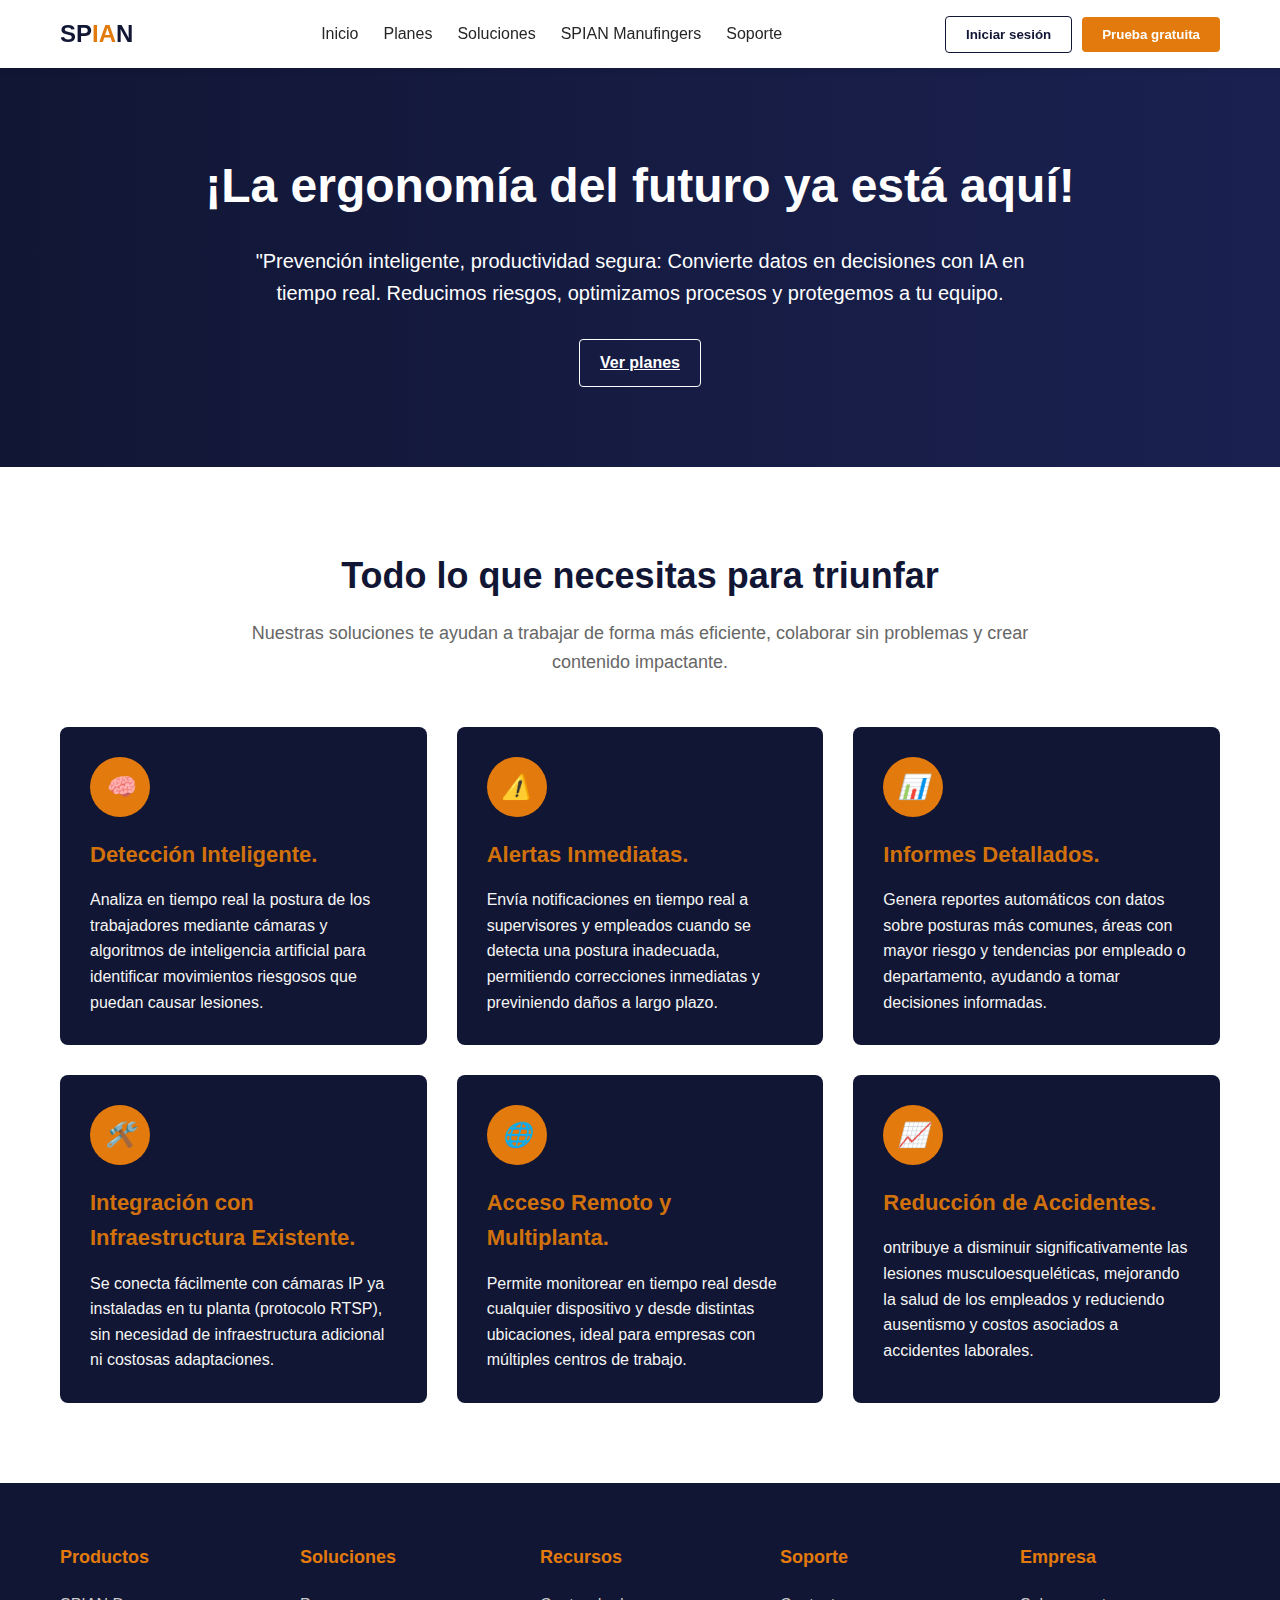
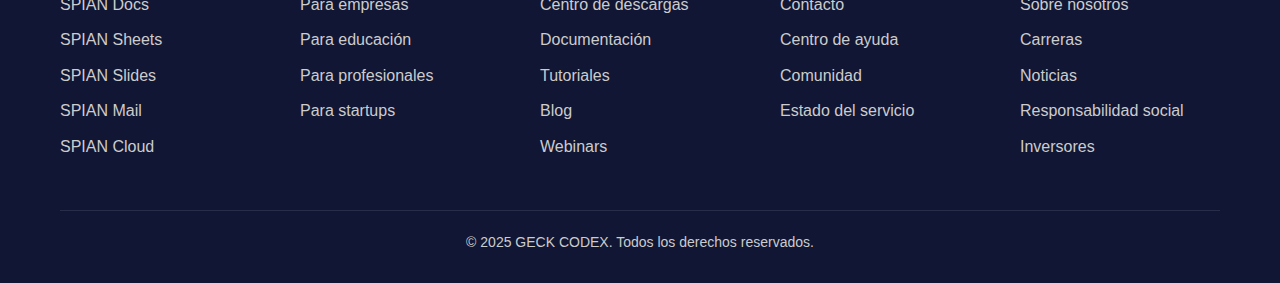
<file: index.html>
<html lang="es">
<head>
    <meta charset="UTF-8">
    <meta name="viewport" content="width=device-width, initial-scale=1.0">
    <link rel="stylesheet" href="index.css">
    <title>SPIAN</title>
    
</head>
<body>
    <!-- Header y navegación -->
    <header>
        <div class="nav-container">
            <div class="logo">SP<span>IA</span>N</div>
            <nav class="main-nav">
                <ul>
                    <li><a href="index.html">Inicio</a></li>
                    <li><a href="Planes.html">Planes</a></li>
                    <li><a href="Soluciones.html">Soluciones</a></li>
                    <li><a href="Spian2.html">SPIAN Manufingers</a></li>
                    <li><a href="Soporte.html">Soporte</a></li>
                </ul>
            </nav>
            <div class="buttons">
                <button class="btn btn-secondary">Iniciar sesión</button>
                <button class="btn btn-primary">Prueba gratuita</button>
            </div>
        </div>
    </header>

    <!-- Hero Section -->
    <section class="hero">
        <div class="hero-container">
            <h1>¡La ergonomía del futuro ya está aquí!</h1>
            <p>"Prevención inteligente, productividad segura: Convierte datos en decisiones con IA en tiempo real. Reducimos riesgos, optimizamos procesos y protegemos a tu equipo.</p>
            <div class="hero-buttons">
                <a class="btn btn-secondary" href="Planes.html" style="background: transparent; border-color: white; color: white;">Ver planes</a>
            </div>
        </div>
    </section>

    <!-- Features Section -->
    <section class="features">
        <div class="section-title">
            <h2>Todo lo que necesitas para triunfar</h2>
            <p>Nuestras soluciones te ayudan a trabajar de forma más eficiente, colaborar sin problemas y crear contenido impactante.</p>
        </div>
        <div class="features-container">
            <div class="feature-card">
                <div class="feature-icon">
                    <i>🧠</i>
                </div>
                <h3>Detección Inteligente.</h3>
                <p>Analiza en tiempo real la postura de los trabajadores mediante cámaras y algoritmos de inteligencia artificial para identificar movimientos riesgosos que puedan causar lesiones.</p>
            </div>
            <div class="feature-card">
                <div class="feature-icon">
                    <i>⚠️</i>
                </div>
                <h3>Alertas Inmediatas.</h3>
                <p>Envía notificaciones en tiempo real a supervisores y empleados cuando se detecta una postura inadecuada, permitiendo correcciones inmediatas y previniendo daños a largo plazo.</p>
            </div>
            <div class="feature-card">
                <div class="feature-icon">
                    <i>📊</i>
                </div>
                <h3>Informes Detallados.</h3>
                <p>Genera reportes automáticos con datos sobre posturas más comunes, áreas con mayor riesgo y tendencias por empleado o departamento, ayudando a tomar decisiones informadas.</p>
            </div>
            <div class="feature-card">
                <div class="feature-icon">
                    <i>🛠️</i>
                </div>
                <h3>Integración con Infraestructura Existente.</h3>
                <p>Se conecta fácilmente con cámaras IP ya instaladas en tu planta (protocolo RTSP), sin necesidad de infraestructura adicional ni costosas adaptaciones.</p>
            </div>
            <div class="feature-card">
                <div class="feature-icon">
                    <i>🌐</i>
                </div>
                <h3>Acceso Remoto y Multiplanta.</h3>
                <p>Permite monitorear en tiempo real desde cualquier dispositivo y desde distintas ubicaciones, ideal para empresas con múltiples centros de trabajo.</p>
            </div>
            <div class="feature-card">
                <div class="feature-icon">
                    <i>📈</i>
                </div>
                <h3>Reducción de Accidentes.</h3>
                <p>ontribuye a disminuir significativamente las lesiones musculoesqueléticas, mejorando la salud de los empleados y reduciendo ausentismo y costos asociados a accidentes laborales.</p>
            </div>
        </div>
    </section>


    <!-- Footer -->
    <footer>
        <div class="footer-container">
            <div class="footer-grid">
                <div class="footer-column">
                    <h3>Productos</h3>
                    <ul class="footer-links">
                        <li><a href="#">SPIAN Docs</a></li>
                        <li><a href="#">SPIAN Sheets</a></li>
                        <li><a href="#">SPIAN Slides</a></li>
                        <li><a href="#">SPIAN Mail</a></li>
                        <li><a href="#">SPIAN Cloud</a></li>
                    </ul>
                </div>
                <div class="footer-column">
                    <h3>Soluciones</h3>
                    <ul class="footer-links">
                        <li><a href="#">Para empresas</a></li>
                        <li><a href="#">Para educación</a></li>
                        <li><a href="#">Para profesionales</a></li>
                        <li><a href="#">Para startups</a></li>
                    </ul>
                </div>
                <div class="footer-column">
                    <h3>Recursos</h3>
                    <ul class="footer-links">
                        <li><a href="#">Centro de descargas</a></li>
                        <li><a href="#">Documentación</a></li>
                        <li><a href="#">Tutoriales</a></li>
                        <li><a href="#">Blog</a></li>
                        <li><a href="#">Webinars</a></li>
                    </ul>
                </div>
                <div class="footer-column">
                    <h3>Soporte</h3>
                    <ul class="footer-links">
                        <li><a href="#">Contacto</a></li>
                        <li><a href="#">Centro de ayuda</a></li>
                        <li><a href="#">Comunidad</a></li>
                        <li><a href="#">Estado del servicio</a></li>
                    </ul>
                </div>
                <div class="footer-column">
                    <h3>Empresa</h3>
                    <ul class="footer-links">
                        <li><a href="#">Sobre nosotros</a></li>
                        <li><a href="#">Carreras</a></li>
                        <li><a href="#">Noticias</a></li>
                        <li><a href="#">Responsabilidad social</a></li>
                        <li><a href="#">Inversores</a></li>
                    </ul>
                </div>
            </div>
            <div class="footer-bottom">
                <p>&copy; 2025 GECK CODEX. Todos los derechos reservados.</p>
            </div>
        </div>
    </footer>
</body>
</html>
</file>
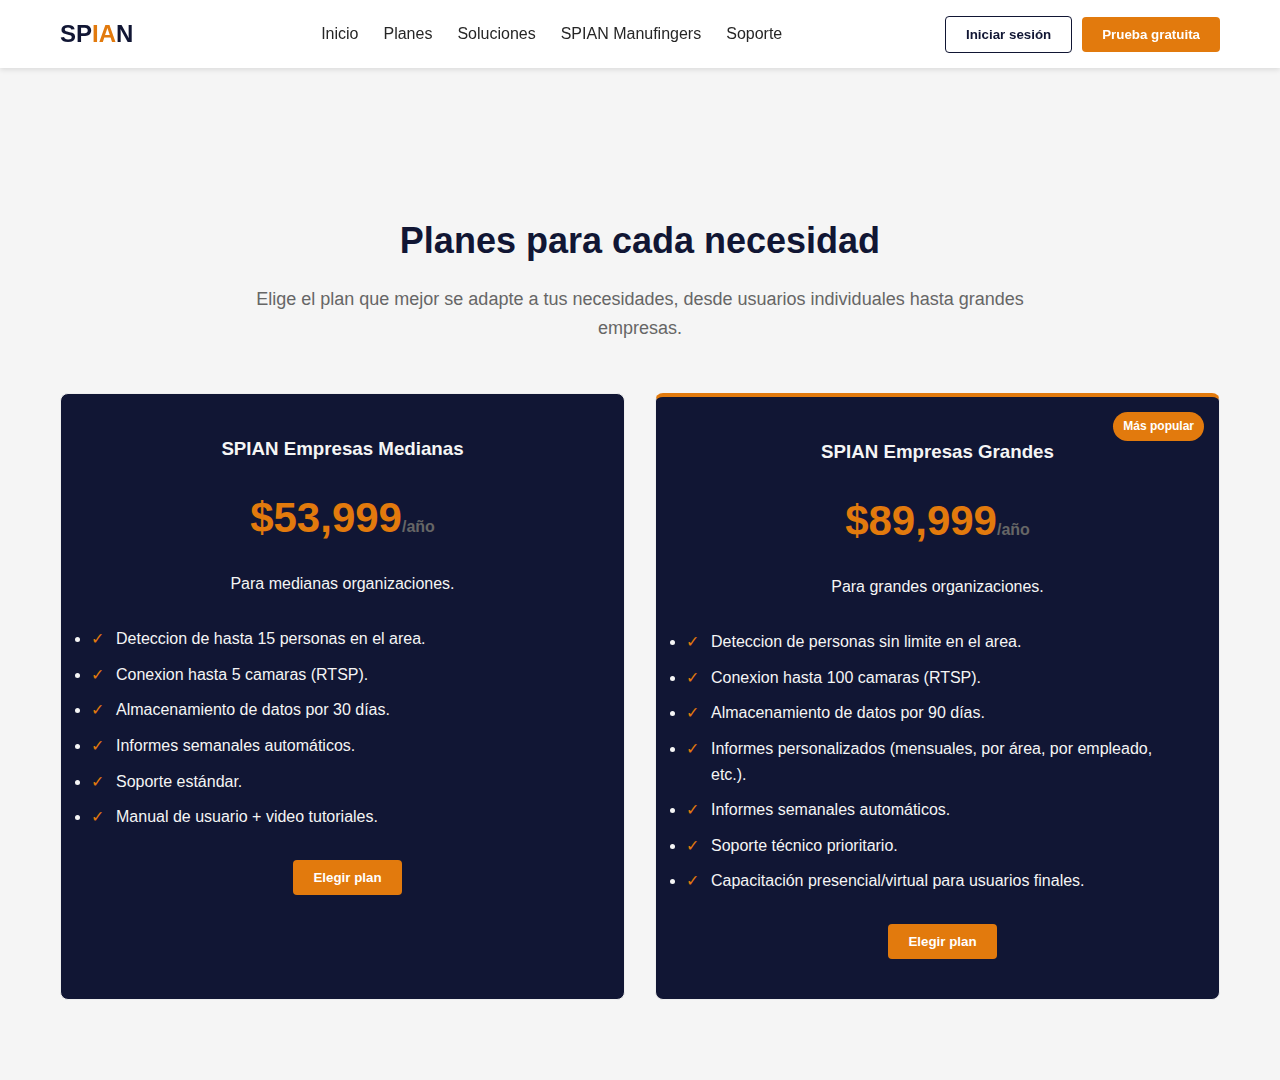
<file: Planes.html>
<html lang="es">
<head>
    <meta charset="UTF-8">
    <meta name="viewport" content="width=device-width, initial-scale=1.0">
    <link rel="stylesheet" href="planes.css">
    <title>SPIAN</title>
    
</head>
<body>
    <!-- Header y navegación -->
    <header>
        <div class="nav-container">
            <div class="logo">SP<span>IA</span>N</div>
            <nav class="main-nav">
                <ul>
                    <li><a href="index.html">Inicio</a></li>
                    <li><a href="Planes.html">Planes</a></li>
                    <li><a href="#">Soluciones</a></li>
                    <li><a href="Spian2.html">SPIAN Manufingers</a></li>
                    <li><a href="Soporte.html">Soporte</a></li>
                </ul>
            </nav>
            <div class="buttons">
                <button class="btn btn-secondary">Iniciar sesión</button>
                <button class="btn btn-primary">Prueba gratuita</button>
            </div>
        </div>
    </header>

    <div id="contenido">
        <h2>Contenido</h2>
        <p>Este es el contenido de la pagina principal</p>
    </div>
    <!-- Plans Section -->
    <section class="plans">
        <div class="section-title">
            <h2>Planes para cada necesidad</h2>
            <p>Elige el plan que mejor se adapte a tus necesidades, desde usuarios individuales hasta grandes empresas.</p>
        </div>
        <div class="plans-container">
            
            <div class="plan-card">
                <h3>SPIAN Empresas Medianas</h3>
                <div class="plan-price">
                    $53,999<span>/año</span>
                </div>
                <p>Para medianas organizaciones.</p>
                <ul class="plan-features">
                    <li>Deteccion de hasta 15 personas en el area.</li>
                    <li>Conexion hasta 5 camaras (RTSP).</li>
                    <li>Almacenamiento de datos por 30 días.</li>
                    <li>Informes semanales automáticos.</li>
                    <li>Soporte estándar.</li>
                    <li>Manual de usuario + video tutoriales.</li>
                </ul>
                <button class="btn btn-primary">Elegir plan</button>
            </div>


            <div class="plan-card popular">
                <div class="popular-tag">Más popular</div>
                <h3>SPIAN Empresas Grandes</h3>
                <div class="plan-price">
                    $89,999<span>/año</span>
                </div>
                <p>Para grandes organizaciones.</p>
                <ul class="plan-features">
                    <li>Deteccion de personas sin limite en el area.</li>
                    <li>Conexion hasta 100 camaras (RTSP).</li>
                    <li>Almacenamiento de datos por 90 días.</li>
                    <li>Informes personalizados (mensuales, por área, por empleado, etc.).</li>
                    <li>Informes semanales automáticos.</li>
                    <li>Soporte técnico prioritario.</li>
                    <li>Capacitación presencial/virtual para usuarios finales.</li>
                </ul>
                <button class="btn btn-primary">Elegir plan</button>
            </div>



            
        </div>
    </section>
</body>
</html>
</file>
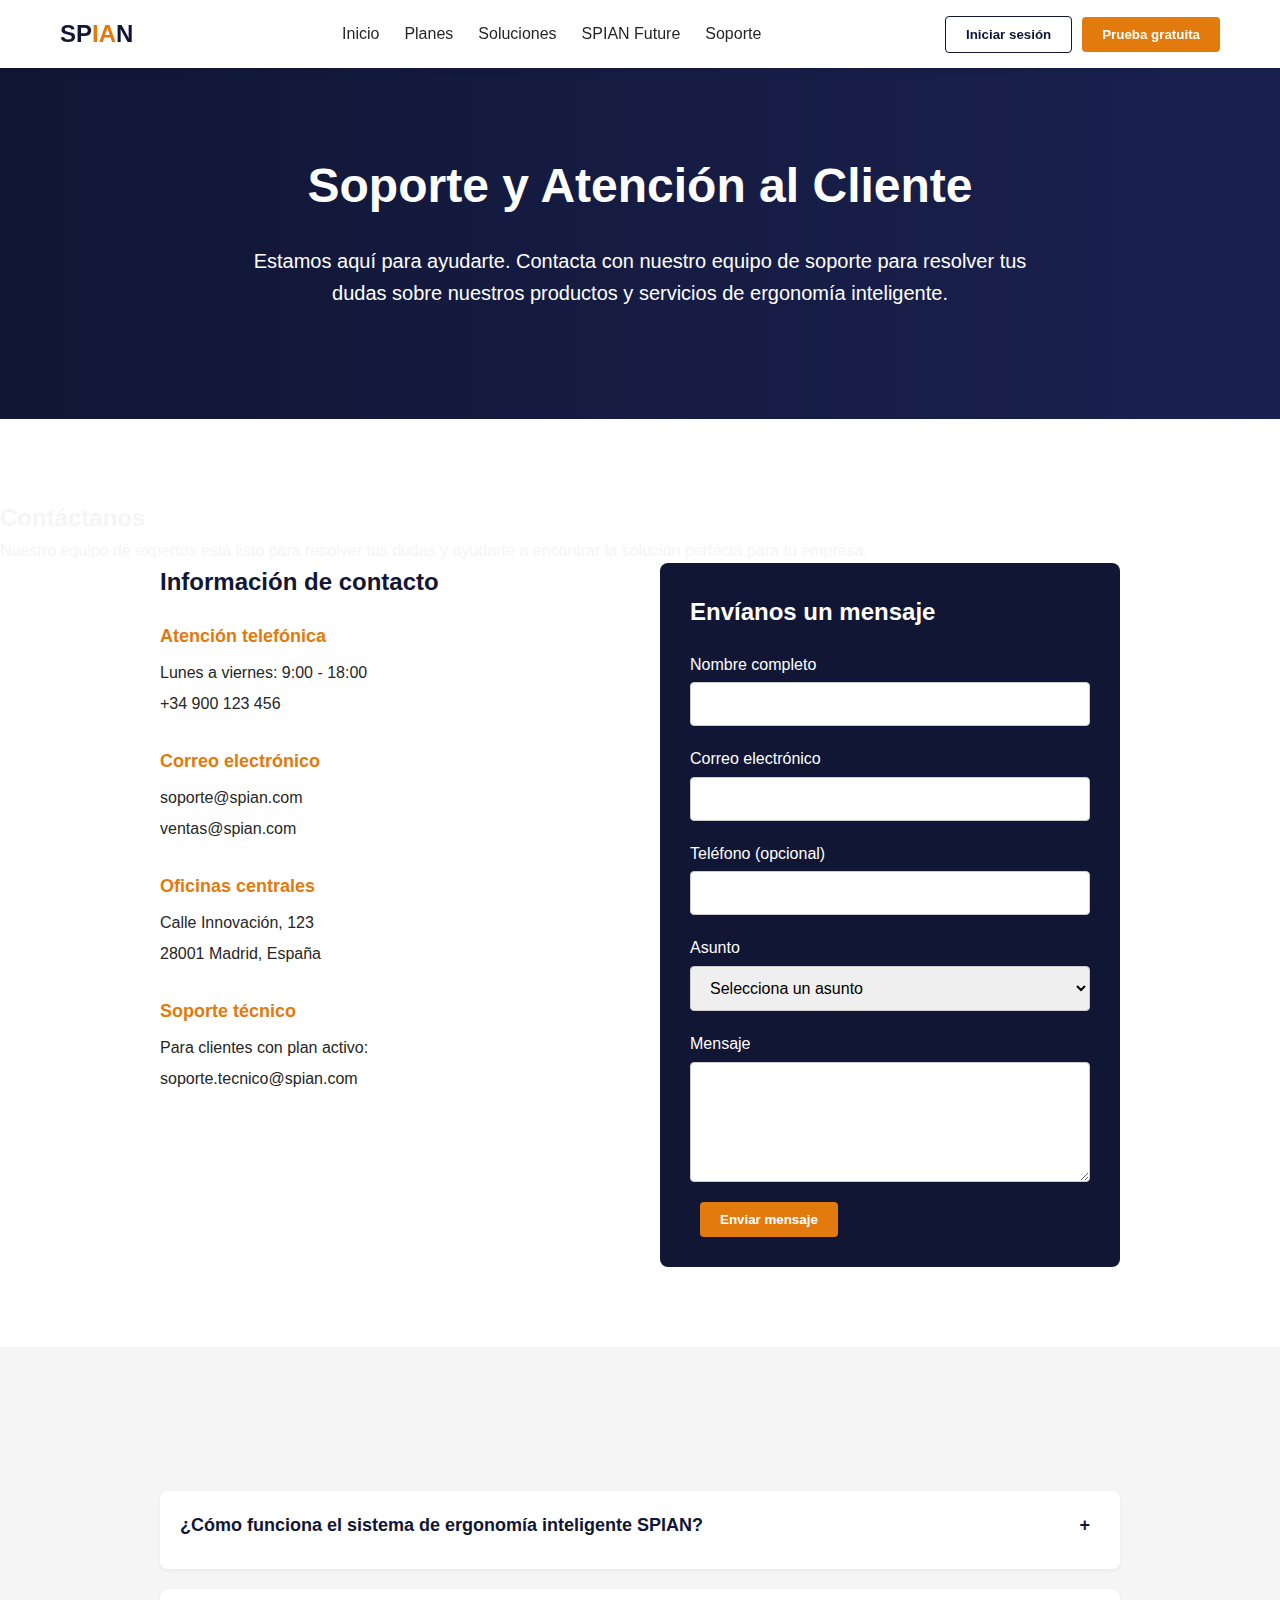
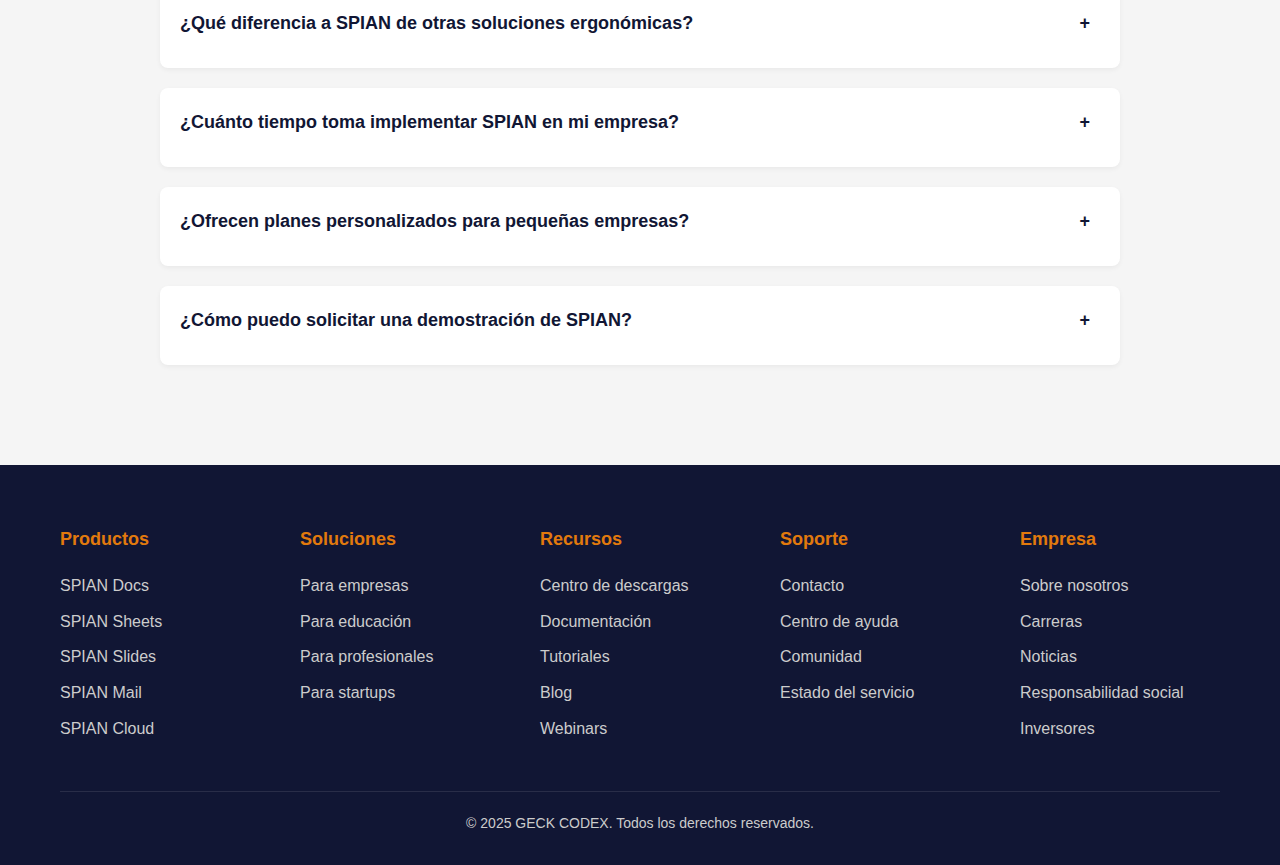
<file: Soporte.html>
<html lang="es">
<head>
    <meta charset="UTF-8">
    <meta name="viewport" content="width=device-width, initial-scale=1.0">
    <link rel="stylesheet" href="soporte.css">
    <title>Soporte - SPIAN</title>
</head>
<body>
    <!-- Header y navegación -->
    <header>
        <div class="nav-container">
            <div class="logo">SP<span>IA</span>N</div>
            <nav class="main-nav">
                <ul>
                    <li><a href="index.html">Inicio</a></li>
                    <li><a href="Planes.html">Planes</a></li>
                    <li><a href="Soluciones.html">Soluciones</a></li>
                    <li><a href="Spian2.html">SPIAN Future</a></li>
                    <li><a href="Soporte.html">Soporte</a></li>
                </ul>
            </nav>
            <div class="buttons">
                <button class="btn btn-secondary">Iniciar sesión</button>
                <button class="btn btn-primary">Prueba gratuita</button>
            </div>
        </div>
    </header>

    <!-- Hero Section -->
    <section class="hero">
        <div class="hero-container">
            <h1>Soporte y Atención al Cliente</h1>
            <p>Estamos aquí para ayudarte. Contacta con nuestro equipo de soporte para resolver tus dudas sobre nuestros productos y servicios de ergonomía inteligente.</p>
        </div>
    </section>

    <!-- Contact Section -->
    <section class="contact-section">
        <div class="section-title">
            <h2>Contáctanos</h2>
            <p>Nuestro equipo de expertos está listo para resolver tus dudas y ayudarte a encontrar la solución perfecta para tu empresa.</p>
        </div>
        <div class="contact-container">
            <div class="contact-info">
                <h3>Información de contacto</h3>
                
                <div class="contact-method">
                    <h4>Atención telefónica</h4>
                    <p>Lunes a viernes: 9:00 - 18:00</p>
                    <p>+34 900 123 456</p>
                </div>
                
                <div class="contact-method">
                    <h4>Correo electrónico</h4>
                    <p>soporte@spian.com</p>
                    <p>ventas@spian.com</p>
                </div>
                
                <div class="contact-method">
                    <h4>Oficinas centrales</h4>
                    <p>Calle Innovación, 123</p>
                    <p>28001 Madrid, España</p>
                </div>
                
                <div class="contact-method">
                    <h4>Soporte técnico</h4>
                    <p>Para clientes con plan activo:</p>
                    <p>soporte.tecnico@spian.com</p>
                </div>
            </div>
            
            <div class="contact-form">
                <h3>Envíanos un mensaje</h3>
                <form id="contactForm" action="#" method="post">
                    <div class="form-group">
                        <label for="name">Nombre completo</label>
                        <input type="text" id="name" name="name" required>
                    </div>
                    
                    <div class="form-group">
                        <label for="email">Correo electrónico</label>
                        <input type="email" id="email" name="email" required>
                    </div>
                    
                    <div class="form-group">
                        <label for="phone">Teléfono (opcional)</label>
                        <input type="tel" id="phone" name="phone">
                    </div>
                    
                    <div class="form-group">
                        <label for="subject">Asunto</label>
                        <select id="subject" name="subject" required>
                            <option value="">Selecciona un asunto</option>
                            <option value="info">Información general</option>
                            <option value="sales">Ventas y precios</option>
                            <option value="support">Soporte técnico</option>
                            <option value="billing">Facturación</option>
                            <option value="other">Otro</option>
                        </select>
                    </div>
                    
                    <div class="form-group">
                        <label for="message">Mensaje</label>
                        <textarea id="message" name="message" required></textarea>
                    </div>
                    
                    <button type="submit" class="btn btn-primary">Enviar mensaje</button>
                </form>
            </div>
        </div>
    </section>

    <!-- FAQ Section -->
    <section class="faq-section">
        <div class="section-title">
            <h2>Preguntas frecuentes</h2>
            <p>Encuentra respuestas a las dudas más comunes sobre nuestros productos y servicios.</p>
        </div>
        <div class="faq-container">
            <div class="faq-item">
                <div class="faq-question">¿Cómo funciona el sistema de ergonomía inteligente SPIAN?</div>
                <div class="faq-answer">
                    <p>Nuestro sistema utiliza sensores avanzados e inteligencia artificial para analizar en tiempo real los movimientos y posturas de los trabajadores. La plataforma identifica riesgos ergonómicos, ofrece recomendaciones personalizadas y genera informes detallados para optimizar la seguridad y productividad en el entorno laboral.</p>
                </div>
            </div>
            
            <div class="faq-item">
                <div class="faq-question">¿Qué diferencia a SPIAN de otras soluciones ergonómicas?</div>
                <div class="faq-answer">
                    <p>SPIAN se diferencia por su enfoque preventivo basado en IA, análisis en tiempo real y capacidad de adaptación. A diferencia de soluciones tradicionales que solo identifican problemas después de que ocurren, nuestra tecnología anticipa riesgos y ofrece recomendaciones proactivas, reduciendo significativamente las lesiones laborales y aumentando la productividad.</p>
                </div>
            </div>
            
            <div class="faq-item">
                <div class="faq-question">¿Cuánto tiempo toma implementar SPIAN en mi empresa?</div>
                <div class="faq-answer">
                    <p>La implementación típica toma entre 2 y 4 semanas, dependiendo del tamaño de la organización y la complejidad de las operaciones. Nuestro equipo de especialistas guía todo el proceso, desde la instalación hasta la capacitación del personal, asegurando una transición fluida y minimizando interrupciones en sus operaciones diarias.</p>
                </div>
            </div>
            
            <div class="faq-item">
                <div class="faq-question">¿Ofrecen planes personalizados para pequeñas empresas?</div>
                <div class="faq-answer">
                    <p>Sí, contamos con planes escalables diseñados específicamente para pequeñas empresas. Nuestras soluciones se adaptan a las necesidades y presupuestos de organizaciones de todos los tamaños, permitiéndole acceder a tecnología de punta en ergonomía sin comprometer sus recursos financieros.</p>
                </div>
            </div>
            
            <div class="faq-item">
                <div class="faq-question">¿Cómo puedo solicitar una demostración de SPIAN?</div>
                <div class="faq-answer">
                    <p>Puede solicitar una demostración gratuita a través de nuestro formulario de contacto en esta página, llamando a nuestro equipo de ventas al +34 900 123 456 o enviando un correo a demo@spian.com. Un especialista se pondrá en contacto con usted en menos de 24 horas para coordinar una presentación personalizada.</p>
                </div>
            </div>
        </div>
    </section>

    <!-- Footer -->
    <footer>
        <div class="footer-container">
            <div class="footer-grid">
                <div class="footer-column">
                    <h3>Productos</h3>
                    <ul class="footer-links">
                        <li><a href="#">SPIAN Docs</a></li>
                        <li><a href="#">SPIAN Sheets</a></li>
                        <li><a href="#">SPIAN Slides</a></li>
                        <li><a href="#">SPIAN Mail</a></li>
                        <li><a href="#">SPIAN Cloud</a></li>
                    </ul>
                </div>
                <div class="footer-column">
                    <h3>Soluciones</h3>
                    <ul class="footer-links">
                        <li><a href="#">Para empresas</a></li>
                        <li><a href="#">Para educación</a></li>
                        <li><a href="#">Para profesionales</a></li>
                        <li><a href="#">Para startups</a></li>
                    </ul>
                </div>
                <div class="footer-column">
                    <h3>Recursos</h3>
                    <ul class="footer-links">
                        <li><a href="#">Centro de descargas</a></li>
                        <li><a href="#">Documentación</a></li>
                        <li><a href="#">Tutoriales</a></li>
                        <li><a href="#">Blog</a></li>
                        <li><a href="#">Webinars</a></li>
                    </ul>
                </div>
                <div class="footer-column">
                    <h3>Soporte</h3>
                    <ul class="footer-links">
                        <li><a href="Soporte.html">Contacto</a></li>
                        <li><a href="#">Centro de ayuda</a></li>
                        <li><a href="#">Comunidad</a></li>
                        <li><a href="#">Estado del servicio</a></li>
                    </ul>
                </div>
                <div class="footer-column">
                    <h3>Empresa</h3>
                    <ul class="footer-links">
                        <li><a href="#">Sobre nosotros</a></li>
                        <li><a href="#">Carreras</a></li>
                        <li><a href="#">Noticias</a></li>
                        <li><a href="#">Responsabilidad social</a></li>
                        <li><a href="#">Inversores</a></li>
                    </ul>
                </div>
            </div>
            <div class="footer-bottom">
                <p>&copy; 2025 GECK CODEX. Todos los derechos reservados.</p>
            </div>
        </div>
    </footer>

    <script>
        // Script para manejar el formulario de contacto
        document.getElementById('contactForm').addEventListener('submit', function(event) {
            event.preventDefault();
            
            // Aquí iría la lógica para enviar el formulario
            alert('¡Gracias por contactarnos! Te responderemos a la brevedad.');
            this.reset();
        });
        
        // Script para manejar el acordeón de preguntas frecuentes
        const faqQuestions = document.querySelectorAll('.faq-question');
        
        faqQuestions.forEach(question => {
            question.addEventListener('click', () => {
                const answer = question.nextElementSibling;
                const isOpen = answer.style.display === 'block';
                
                // Cerrar todas las respuestas
                document.querySelectorAll('.faq-answer').forEach(ans => {
                    ans.style.display = 'none';
                });
                
                document.querySelectorAll('.faq-question').forEach(q => {
                    q.classList.remove('active');
                    q.textContent = q.textContent.replace('−', '+');
                });
                
                // Abrir/cerrar la respuesta actual
                if (!isOpen) {
                    answer.style.display = 'block';
                    question.classList.add('active');
                    question.textContent = question.textContent.replace('+', '−');
                }
            });
        });
        
        // Inicialmente ocultar todas las respuestas
        document.querySelectorAll('.faq-answer').forEach(answer => {
            answer.style.display = 'none';
        });
    </script>
</body>
</html>
</file>
<file: index.css>
* {
            margin: 0;
            padding: 0;
            box-sizing: border-box;
            font-family: 'Segoe UI', Tahoma, Geneva, Verdana, sans-serif;
        }

        body {
            background-color: #f5f5f5;
            color: #f5f5f5;
            line-height: 1.6;
        }

        /* Header y Navegación */
        header {
            background-color: #fff;
            box-shadow: 0 2px 5px rgba(0,0,0,0.1);
            position: sticky;
            top: 0;
            z-index: 100;
        }

        .nav-container {
            max-width: 1200px;
            margin: 0 auto;
            display: flex;
            justify-content: space-between;
            align-items: center;
            padding: 15px 20px;
        }

        .logo {
            font-size: 24px;
            font-weight: 700;
            color: #111634;
        }

        .logo span {
            color: #E27A0D;
        }

        .main-nav ul {
            display: flex;
            list-style: none;
        }

        .main-nav li {
            margin-left: 25px;
        }

        .main-nav a {
            text-decoration: none;
            color: #262626;
            font-weight: 500;
            transition: color 0.3s;
            padding: 5px 0;
            position: relative;
        }

        .main-nav a:hover {
            color: #E27A0D;
        }

        .main-nav a::after {
            content: '';
            position: absolute;
            width: 0;
            height: 2px;
            bottom: 0;
            left: 0;
            background-color: #E27A0D;
            transition: width 0.3s;
        }

        .main-nav a:hover::after {
            width: 100%;
        }

        .buttons {
            display: flex;
            align-items: center;
        }

        .btn {
            padding: 10px 20px;
            border-radius: 4px;
            font-weight: 600;
            cursor: pointer;
            transition: all 0.3s;
        }

        .btn-primary {
            background-color: #E27A0D;
            color: white;
            border: none;
            margin-left: 10px;
        }

        .btn-primary:hover {
            background-color: #c46a0c;
        }

        .btn-secondary {
            background-color: transparent;
            color: #111634;
            border: 1px solid #111634;
        }

        .btn-secondary:hover {
            background-color: #111634;
            color: white;
        }

        /* Hero Section */
        .hero {
            background: linear-gradient(to right, #111634, #1a2150);
            color: white;
            padding: 80px 0;
            text-align: center;
        }

        .hero-container {
            max-width: 1000px;
            margin: 0 auto;
            padding: 0 20px;
        }

        .hero h1 {
            font-size: 48px;
            font-weight: 700;
            margin-bottom: 20px;
        }

        .hero p {
            font-size: 20px;
            margin-bottom: 30px;
            max-width: 800px;
            margin-left: auto;
            margin-right: auto;
        }

        .hero-buttons {
            display: flex;
            justify-content: center;
            gap: 15px;
        }

        /* Features Section */
        .features {
            padding: 80px 0;
            background-color: white;
        }

        .section-title {
            text-align: center;
            margin-bottom: 50px;
        }

        .section-title h2 {
            font-size: 36px;
            color: #111634;
            margin-bottom: 15px;
        }

        .section-title p {
            font-size: 18px;
            color: #666;
            max-width: 800px;
            margin: 0 auto;
        }

        .features-container {
            max-width: 1200px;
            margin: 0 auto;
            display: grid;
            grid-template-columns: repeat(auto-fit, minmax(300px, 1fr));
            gap: 30px;
            padding: 0 20px;
        }

        .feature-card {
            background-color: #111634;
            border-radius: 8px;
            padding: 30px;
            transition: transform 0.3s, box-shadow 0.3s;
        }

        .feature-card:hover {
            transform: translateY(-5px);
            box-shadow: 0 10px 20px rgba(0,0,0,0.1);
        }

        .feature-icon {
            width: 60px;
            height: 60px;
            background-color: #E27A0D;
            border-radius: 50%;
            display: flex;
            align-items: center;
            justify-content: center;
            margin-bottom: 20px;
        }

        .feature-icon i {
            color: white;
            font-size: 24px;
        }

        .feature-card h3 {
            font-size: 22px;
            margin-bottom: 15px;
            color: #D1710C;
        }

        /* Plans Section */
        .plans {
            padding: 80px 0;
            background-color: #f5f5f5;
        }

        .plans-container {
            max-width: 1200px;
            margin: 0 auto;
            display: grid;
            grid-template-columns: repeat(auto-fit, minmax(300px, 1fr));
            gap: 30px;
            padding: 0 20px;
        }

        .plan-card {
            background-color: white;
            border-radius: 8px;
            padding: 40px 30px;
            text-align: center;
            transition: transform 0.3s, box-shadow 0.3s;
            border: 1px solid #eee;
        }

        .plan-card:hover {
            transform: translateY(-5px);
            box-shadow: 0 10px 20px rgba(0,0,0,0.1);
        }

        .plan-card.popular {
            border-top: 4px solid #E27A0D;
            position: relative;
        }

        .popular-tag {
            position: absolute;
            top: 15px;
            right: 15px;
            background-color: #E27A0D;
            color: white;
            padding: 5px 10px;
            border-radius: 20px;
            font-size: 12px;
            font-weight: 600;
        }

        .plan-price {
            font-size: 42px;
            font-weight: 700;
            color: #111634;
            margin: 20px 0;
        }

        .plan-price span {
            font-size: 16px;
            color: #666;
        }

        .plan-features {
            margin: 30px 0;
            text-align: left;
        }

        .plan-features li {
            margin-bottom: 10px;
            padding-left: 25px;
            position: relative;
        }

        .plan-features li::before {
            content: '✓';
            color: #E27A0D;
            position: absolute;
            left: 0;
        }

        /* Testimonials Section */
        .testimonials {
            padding: 80px 0;
            background-color: white;
        }

        .testimonials-container {
            max-width: 1000px;
            margin: 0 auto;
            padding: 0 20px;
        }

        .testimonial-card {
            background-color: #111634;
            border-radius: 8px;
            padding: 30px;
            margin-bottom: 30px;
        }

        .testimonial-header {
            display: flex;
            align-items: center;
            margin-bottom: 20px;
        }

        .testimonial-avatar {
            width: 60px;
            height: 60px;
            border-radius: 50%;
            background-color: #ccc;
            margin-right: 15px;
            overflow: hidden;
        }

        .testimonial-avatar img {
            width: 100%;
            height: 100%;
            object-fit: cover;
            color: black;
        }

        .testimonial-info h4 {
            font-size: 18px;
            margin-bottom: 5px;
        }

        .testimonial-info p {
            color: #E27A0D;
        }

        .testimonial-text {
            font-style: italic;
            line-height: 1.7;
            color: #ffffff;
        }

        /* Footer */
        footer {
            background-color: #111634;
            color: white;
            padding: 60px 0 30px;
        }

        .footer-container {
            max-width: 1200px;
            margin: 0 auto;
            padding: 0 20px;
        }

        .footer-grid {
            display: grid;
            grid-template-columns: repeat(auto-fit, minmax(200px, 1fr));
            gap: 40px;
            margin-bottom: 40px;
        }

        .footer-column h3 {
            font-size: 18px;
            margin-bottom: 20px;
            color: #E27A0D;
        }

        .footer-links {
            list-style: none;
        }

        .footer-links li {
            margin-bottom: 10px;
        }

        .footer-links a {
            color: #ccc;
            text-decoration: none;
            transition: color 0.3s;
        }

        .footer-links a:hover {
            color: white;
        }

        .footer-bottom {
            border-top: 1px solid rgba(255, 255, 255, 0.1);
            padding-top: 20px;
            text-align: center;
            color: #ccc;
            font-size: 14px;
        }

        /* Responsive */
        @media (max-width: 768px) {
            .nav-container {
                flex-direction: column;
                padding: 15px;
            }

            .logo {
                margin-bottom: 15px;
            }

            .main-nav ul {
                flex-direction: column;
                width: 100%;
            }

            .main-nav li {
                margin: 0;
                text-align: center;
                padding: 10px 0;
                border-bottom: 1px solid #eee;
            }

            .buttons {
                margin-top: 15px;
            }

            .hero h1 {
                font-size: 36px;
            }

            .hero p {
                font-size: 18px;
            }

            .hero-buttons {
                flex-direction: column;
            }

            .section-title h2 {
                font-size: 30px;
            }

            .plan-card {
                padding: 30px 20px;
            }
        }
</file>
<file: planes.css>
* {
    margin: 0;
    padding: 0;
    box-sizing: border-box;
    font-family: 'Segoe UI', Tahoma, Geneva, Verdana, sans-serif;
}

body {
    background-color: #f5f5f5;
    color: #f5f5f5;
    line-height: 1.6;
}

/* Header y Navegación */
header {
    background-color: #fff;
    box-shadow: 0 2px 5px rgba(0,0,0,0.1);
    position: sticky;
    top: 0;
    z-index: 100;
}

.nav-container {
    max-width: 1200px;
    margin: 0 auto;
    display: flex;
    justify-content: space-between;
    align-items: center;
    padding: 15px 20px;
}

.logo {
    font-size: 24px;
    font-weight: 700;
    color: #111634;
}

.logo span {
    color: #E27A0D;
}

.main-nav ul {
    display: flex;
    list-style: none;
}

.main-nav li {
    margin-left: 25px;
}

.main-nav a {
    text-decoration: none;
    color: #262626;
    font-weight: 500;
    transition: color 0.3s;
    padding: 5px 0;
    position: relative;
}

.main-nav a:hover {
    color: #E27A0D;
}

.main-nav a::after {
    content: '';
    position: absolute;
    width: 0;
    height: 2px;
    bottom: 0;
    left: 0;
    background-color: #E27A0D;
    transition: width 0.3s;
}

.main-nav a:hover::after {
    width: 100%;
}

.buttons {
    display: flex;
    align-items: center;
}

.btn {
    padding: 10px 20px;
    border-radius: 4px;
    font-weight: 600;
    cursor: pointer;
    transition: all 0.3s;
}

.btn-primary {
    background-color: #E27A0D;
    color: white;
    border: none;
    margin-left: 10px;
}

.btn-primary:hover {
    background-color: #c46a0c;
}

.btn-secondary {
    background-color: transparent;
    color: #111634;
    border: 1px solid #111634;
}

.btn-secondary:hover {
    background-color: #111634;
    color: white;
}

/* Hero Section */
.hero {
    background: linear-gradient(to right, #111634, #1a2150);
    color: white;
    padding: 80px 0;
    text-align: center;
}

.hero-container {
    max-width: 1000px;
    margin: 0 auto;
    padding: 0 20px;
}

.hero h1 {
    font-size: 48px;
    font-weight: 700;
    margin-bottom: 20px;
}

.hero p {
    font-size: 20px;
    margin-bottom: 30px;
    max-width: 800px;
    margin-left: auto;
    margin-right: auto;
}

.hero-buttons {
    display: flex;
    justify-content: center;
    gap: 15px;
}

/* Features Section */
.features {
    padding: 80px 0;
    background-color: white;
}

.section-title {
    text-align: center;
    margin-bottom: 50px;
}

.section-title h2 {
    font-size: 36px;
    color: #111634;
    margin-bottom: 15px;
}

.section-title p {
    font-size: 18px;
    color: #666;
    max-width: 800px;
    margin: 0 auto;
}

.features-container {
    max-width: 1200px;
    margin: 0 auto;
    display: grid;
    grid-template-columns: repeat(auto-fit, minmax(300px, 1fr));
    gap: 30px;
    padding: 0 20px;
}

.feature-card {
    background-color: #111634;
    border-radius: 8px;
    padding: 30px;
    transition: transform 0.3s, box-shadow 0.3s;
}

.feature-card:hover {
    transform: translateY(-5px);
    box-shadow: 0 10px 20px rgba(0,0,0,0.1);
}

.feature-icon {
    width: 60px;
    height: 60px;
    background-color: #E27A0D;
    border-radius: 50%;
    display: flex;
    align-items: center;
    justify-content: center;
    margin-bottom: 20px;
}

.feature-icon i {
    color: white;
    font-size: 24px;
}

.feature-card h3 {
    font-size: 22px;
    margin-bottom: 15px;
    color: #D1710C;
}

/* Plans Section */
.plans {
    padding: 80px 0;
    background-color: #f5f5f5;
}

.plans-container {
    max-width: 1200px;
    margin: 0 auto;
    display: grid;
    grid-template-columns: repeat(auto-fit, minmax(300px, 1fr));
    gap: 30px;
    padding: 0 20px;
}

.plan-card {
    background-color: #111634;
    border-radius: 8px;
    padding: 40px 30px;
    text-align: center;
    transition: transform 0.3s, box-shadow 0.3s;
    border: 1px solid #eee;
}

.plan-card:hover {
    transform: translateY(-5px);
    box-shadow: 0 10px 20px rgba(0,0,0,0.1);
}

.plan-card.popular {
    border-top: 4px solid #E27A0D;
    position: relative;
}

.popular-tag {
    position: absolute;
    top: 15px;
    right: 15px;
    background-color: #E27A0D;
    color: white;
    padding: 5px 10px;
    border-radius: 20px;
    font-size: 12px;
    font-weight: 600;
}

.plan-price {
    font-size: 42px;
    font-weight: 700;
    color: #E27A0D;
    margin: 20px 0;
}

.plan-price span {
    font-size: 16px;
    color: #666;
}

.plan-features {
    margin: 30px 0;
    text-align: left;
}

.plan-features li {
    margin-bottom: 10px;
    padding-left: 25px;
    position: relative;
}

.plan-features li::before {
    content: '✓';
    color: #E27A0D;
    position: absolute;
    left: 0;
}


/* Footer */
footer {
    background-color: #111634;
    color: white;
    padding: 60px 0 30px;
}

.footer-container {
    max-width: 1200px;
    margin: 0 auto;
    padding: 0 20px;
}

.footer-grid {
    display: grid;
    grid-template-columns: repeat(auto-fit, minmax(200px, 1fr));
    gap: 40px;
    margin-bottom: 40px;
}

.footer-column h3 {
    font-size: 18px;
    margin-bottom: 20px;
    color: #E27A0D;
}

.footer-links {
    list-style: none;
}

.footer-links li {
    margin-bottom: 10px;
}

.footer-links a {
    color: #ccc;
    text-decoration: none;
    transition: color 0.3s;
}

.footer-links a:hover {
    color: white;
}

.footer-bottom {
    border-top: 1px solid rgba(255, 255, 255, 0.1);
    padding-top: 20px;
    text-align: center;
    color: #ccc;
    font-size: 14px;
}

/* Responsive */
@media (max-width: 768px) {
    .nav-container {
        flex-direction: column;
        padding: 15px;
    }

    .logo {
        margin-bottom: 15px;
    }

    .main-nav ul {
        flex-direction: column;
        width: 100%;
    }

    .main-nav li {
        margin: 0;
        text-align: center;
        padding: 10px 0;
        border-bottom: 1px solid #eee;
    }

    .buttons {
        margin-top: 15px;
    }

    .hero h1 {
        font-size: 36px;
    }

    .hero p {
        font-size: 18px;
    }

    .hero-buttons {
        flex-direction: column;
    }

    .section-title h2 {
        font-size: 30px;
    }

    .plan-card {
        padding: 30px 20px;
    }
}
</file>
<file: soporte.css>
/* Estilos adicionales para la página de soporte */
/* Este archivo es opcional, puedes incluirlo junto con index.css para mantener ordenados los estilos específicos */
* {
    margin: 0;
    padding: 0;
    box-sizing: border-box;
    font-family: 'Segoe UI', Tahoma, Geneva, Verdana, sans-serif;
}

body {
    background-color: #f5f5f5;
    color: #f5f5f5;
    line-height: 1.6;
}

/* Header y Navegación */
header {
    background-color: #fff;
    box-shadow: 0 2px 5px rgba(0,0,0,0.1);
    position: sticky;
    top: 0;
    z-index: 100;
}

.nav-container {
    max-width: 1200px;
    margin: 0 auto;
    display: flex;
    justify-content: space-between;
    align-items: center;
    padding: 15px 20px;
}

.logo {
    font-size: 24px;
    font-weight: 700;
    color: #111634;
}

.logo span {
    color: #E27A0D;
}

.main-nav ul {
    display: flex;
    list-style: none;
}

.main-nav li {
    margin-left: 25px;
}

.main-nav a {
    text-decoration: none;
    color: #262626;
    font-weight: 500;
    transition: color 0.3s;
    padding: 5px 0;
    position: relative;
}

.main-nav a:hover {
    color: #E27A0D;
}

.main-nav a::after {
    content: '';
    position: absolute;
    width: 0;
    height: 2px;
    bottom: 0;
    left: 0;
    background-color: #E27A0D;
    transition: width 0.3s;
}

.main-nav a:hover::after {
    width: 100%;
}

.buttons {
    display: flex;
    align-items: center;
}

.btn {
    padding: 10px 20px;
    border-radius: 4px;
    font-weight: 600;
    cursor: pointer;
    transition: all 0.3s;
}

.btn-primary {
    background-color: #E27A0D;
    color: white;
    border: none;
    margin-left: 10px;
}

.btn-primary:hover {
    background-color: #c46a0c;
}

.btn-secondary {
    background-color: transparent;
    color: #111634;
    border: 1px solid #111634;
}

.btn-secondary:hover {
    background-color: #111634;
    color: white;
}

/* Hero Section */
.hero {
    background: linear-gradient(to right, #111634, #1a2150);
    color: white;
    padding: 80px 0;
    text-align: center;
}

.hero-container {
    max-width: 1000px;
    margin: 0 auto;
    padding: 0 20px;
}

.hero h1 {
    font-size: 48px;
    font-weight: 700;
    margin-bottom: 20px;
}

.hero p {
    font-size: 20px;
    margin-bottom: 30px;
    max-width: 800px;
    margin-left: auto;
    margin-right: auto;
}

.hero-buttons {
    display: flex;
    justify-content: center;
    gap: 15px;
}
.contact-section {
    padding: 80px 0;
    background-color: white;
}

.contact-container {
    max-width: 1000px;
    margin: 0 auto;
    padding: 0 20px;
    display: grid;
    grid-template-columns: 1fr 1fr;
    gap: 40px;
}

@media (max-width: 768px) {
    .contact-container {
        grid-template-columns: 1fr;
    }
}

.contact-info {
    color: #111634;
}

.contact-info h3 {
    font-size: 24px;
    margin-bottom: 20px;
    color: #111634;
}

.contact-method {
    margin-bottom: 30px;
}

.contact-method h4 {
    font-size: 18px;
    margin-bottom: 10px;
    color: #E27A0D;
}

.contact-method p {
    color: #262626;
    margin-bottom: 5px;
}

.contact-form {
    background-color: #111634;
    padding: 30px;
    border-radius: 8px;
    color: white;
}

.contact-form h3 {
    font-size: 24px;
    margin-bottom: 20px;
}

.form-group {
    margin-bottom: 20px;
}

.form-group label {
    display: block;
    margin-bottom: 5px;
    font-weight: 500;
}

.form-group input,
.form-group textarea,
.form-group select {
    width: 100%;
    padding: 12px 15px;
    border: 1px solid #ccc;
    border-radius: 4px;
    font-size: 16px;
}

.form-group textarea {
    min-height: 120px;
    resize: vertical;
}

.faq-section {
    padding: 80px 0;
    background-color: #f5f5f5;
}

.faq-container {
    max-width: 1000px;
    margin: 0 auto;
    padding: 0 20px;
}

.faq-item {
    background-color: white;
    border-radius: 8px;
    padding: 20px;
    margin-bottom: 20px;
    box-shadow: 0 2px 5px rgba(0,0,0,0.05);
}

.faq-question {
    font-size: 18px;
    font-weight: 600;
    color: #111634;
    margin-bottom: 10px;
    cursor: pointer;
    position: relative;
    padding-right: 30px;
}

.faq-question::after {
    content: '+';
    position: absolute;
    right: 10px;
    top: 0;
}

.faq-question.active::after {
    content: '−';
}

.faq-answer {
    color: #262626;
    line-height: 1.6;
    display: none;
}

 /* Footer */
 footer {
    background-color: #111634;
    color: white;
    padding: 60px 0 30px;
}

.footer-container {
    max-width: 1200px;
    margin: 0 auto;
    padding: 0 20px;
}

.footer-grid {
    display: grid;
    grid-template-columns: repeat(auto-fit, minmax(200px, 1fr));
    gap: 40px;
    margin-bottom: 40px;
}

.footer-column h3 {
    font-size: 18px;
    margin-bottom: 20px;
    color: #E27A0D;
}

.footer-links {
    list-style: none;
}

.footer-links li {
    margin-bottom: 10px;
}

.footer-links a {
    color: #ccc;
    text-decoration: none;
    transition: color 0.3s;
}

.footer-links a:hover {
    color: white;
}

.footer-bottom {
    border-top: 1px solid rgba(255, 255, 255, 0.1);
    padding-top: 20px;
    text-align: center;
    color: #ccc;
    font-size: 14px;
}

/* Responsive */
@media (max-width: 768px) {
    .nav-container {
        flex-direction: column;
        padding: 15px;
    }

    .logo {
        margin-bottom: 15px;
    }

    .main-nav ul {
        flex-direction: column;
        width: 100%;
    }

    .main-nav li {
        margin: 0;
        text-align: center;
        padding: 10px 0;
        border-bottom: 1px solid #eee;
    }

    .buttons {
        margin-top: 15px;
    }

    .hero h1 {
        font-size: 36px;
    }

    .hero p {
        font-size: 18px;
    }

    .hero-buttons {
        flex-direction: column;
    }

    .section-title h2 {
        font-size: 30px;
    }

    .plan-card {
        padding: 30px 20px;
    }
}
</file>
